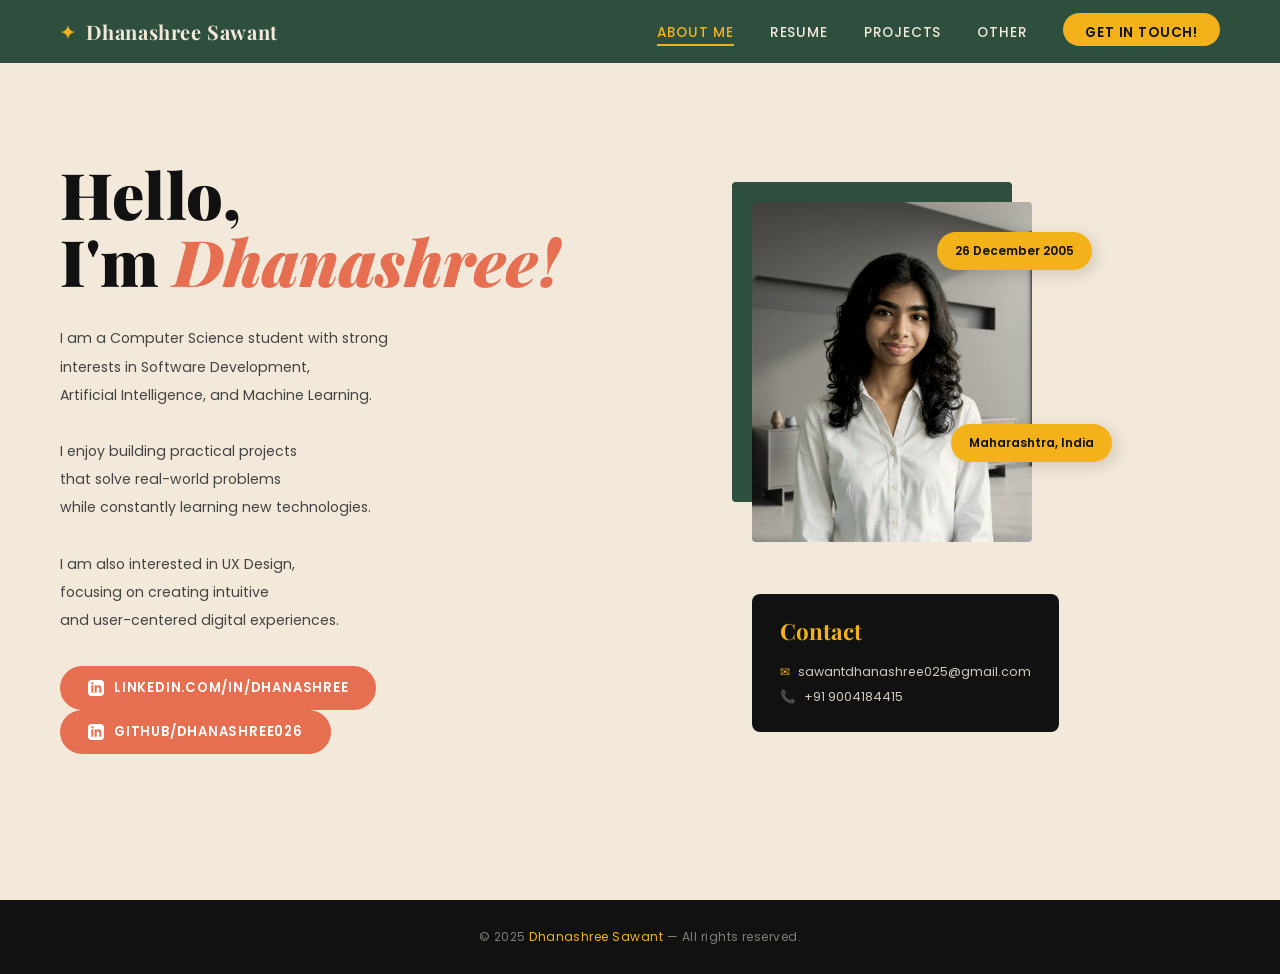
<file: about.html>
<!DOCTYPE html>
<html lang="en">
<head>
  <meta charset="UTF-8" />
  <meta name="viewport" content="width=device-width, initial-scale=1.0" />
  <title>About Me — Dhanashree Sawant</title>
  <link rel="stylesheet" href="css/style.css" />
</head>
<body>

  <div class="page-transition"></div>

  <!-- ===== NAVBAR ===== -->
  <nav class="navbar">
    <a href="about.html" class="nav-logo">
      <span class="star">✦</span> Dhanashree Sawant
    </a>
    <ul class="nav-links">
      <li><a href="about.html">About me</a></li>
      <li><a href="resume.html">Resume</a></li>
      <li><a href="projects.html">Projects</a></li>
      <li><a href="other.html">Other</a></li>
      <li><a href="about.html#contact" class="nav-cta">Get in touch!</a></li>
    </ul>
    <button class="hamburger" aria-label="Menu">
      <span></span><span></span><span></span>
    </button>
  </nav>

  <div class="mobile-menu">
    <a href="about.html">About me</a>
    <a href="resume.html">Resume</a>
    <a href="projects.html">Projects</a>
    <a href="other.html">Other</a>
    <a href="about.html#contact">Get in touch!</a>
  </div>

  <!-- ===== ABOUT PAGE ===== -->
  <div class="about-page" style="min-height:100vh;background:var(--cream);">

    <!-- About Hero -->
    <section class="about-hero">

      <!-- Left -->
      <div class="about-left reveal">
        <h1>Hello,<br>I'm <em>Dhanashree!</em></h1>

        <p>
          I am a Computer Science student with strong<br>
          interests in Software Development,<br>
          Artificial Intelligence, and Machine Learning.<br><br>
          I enjoy building practical projects<br>
          that solve real-world problems<br>
          while constantly learning new technologies.<br><br>
          I am also interested in UX Design,<br>
          focusing on creating intuitive<br>
          and user-centered digital experiences.
        </p>

        <a href="https://www.linkedin.com/in/dhanashree-sawant-5788b0368/" target="_blank" rel="noopener" class="btn-linkedin">
          <svg width="16" height="16" viewBox="0 0 24 24" fill="currentColor">
            <path d="M19 0h-14c-2.761 0-5 2.239-5 5v14c0 2.761 2.239 5 5 5h14c2.762 0 5-2.239 5-5v-14c0-2.761-2.238-5-5-5zm-11 19h-3v-11h3v11zm-1.5-12.268c-.966 0-1.75-.79-1.75-1.764s.784-1.764 1.75-1.764 1.75.79 1.75 1.764-.783 1.764-1.75 1.764zm13.5 12.268h-3v-5.604c0-3.368-4-3.113-4 0v5.604h-3v-11h3v1.765c1.396-2.586 7-2.777 7 2.476v6.759z"/>
          </svg>
          linkedin.com/in/Dhanashree
        </a>
        <a href="https://github.com/Dhanashree026" target="_blank" rel="noopener" class="btn-linkedin">
          <svg width="16" height="16" viewBox="0 0 24 24" fill="currentColor">
            <path d="M19 0h-14c-2.761 0-5 2.239-5 5v14c0 2.761 2.239 5 5 5h14c2.762 0 5-2.239 5-5v-14c0-2.761-2.238-5-5-5zm-11 19h-3v-11h3v11zm-1.5-12.268c-.966 0-1.75-.79-1.75-1.764s.784-1.764 1.75-1.764 1.75.79 1.75 1.764-.783 1.764-1.75 1.764zm13.5 12.268h-3v-5.604c0-3.368-4-3.113-4 0v5.604h-3v-11h3v1.765c1.396-2.586 7-2.777 7 2.476v6.759z"/>
          </svg>
          Github/Dhanashree026
        </a>
      </div>

      <!-- Right -->
      <div class="about-right reveal">
        <div style="position: relative; display: flex; flex-direction: column; align-items: flex-start; gap: 24px; padding-top: 20px; padding-right: 80px;">

          <div class="about-photo-wrap">
            <div class="about-photo-bg"></div>
            <img src="images/about3.jpeg" alt="Dhanashree Sawant" />

            <div class="info-tag dob">26 December 2005</div>
            <div class="info-tag location">Maharashtra, India</div>
          </div>

          <!-- Contact Card -->
          <div class="contact-card" id="contact">
            <h3>Contact</h3>
            <p><span class="icon">✉</span> sawantdhanashree025@gmail.com</p>
            <p><span class="icon">📞</span> +91 9004184415</p>
          </div>

        </div>
      </div>

    </section>

  </div>

  <!-- ===== FOOTER ===== -->
  <footer class="footer">
    <p>© 2025 <span>Dhanashree Sawant</span> — All rights reserved.</p>
  </footer>

  <script src="js/script.js"></script>
</body>
</html>
</file>
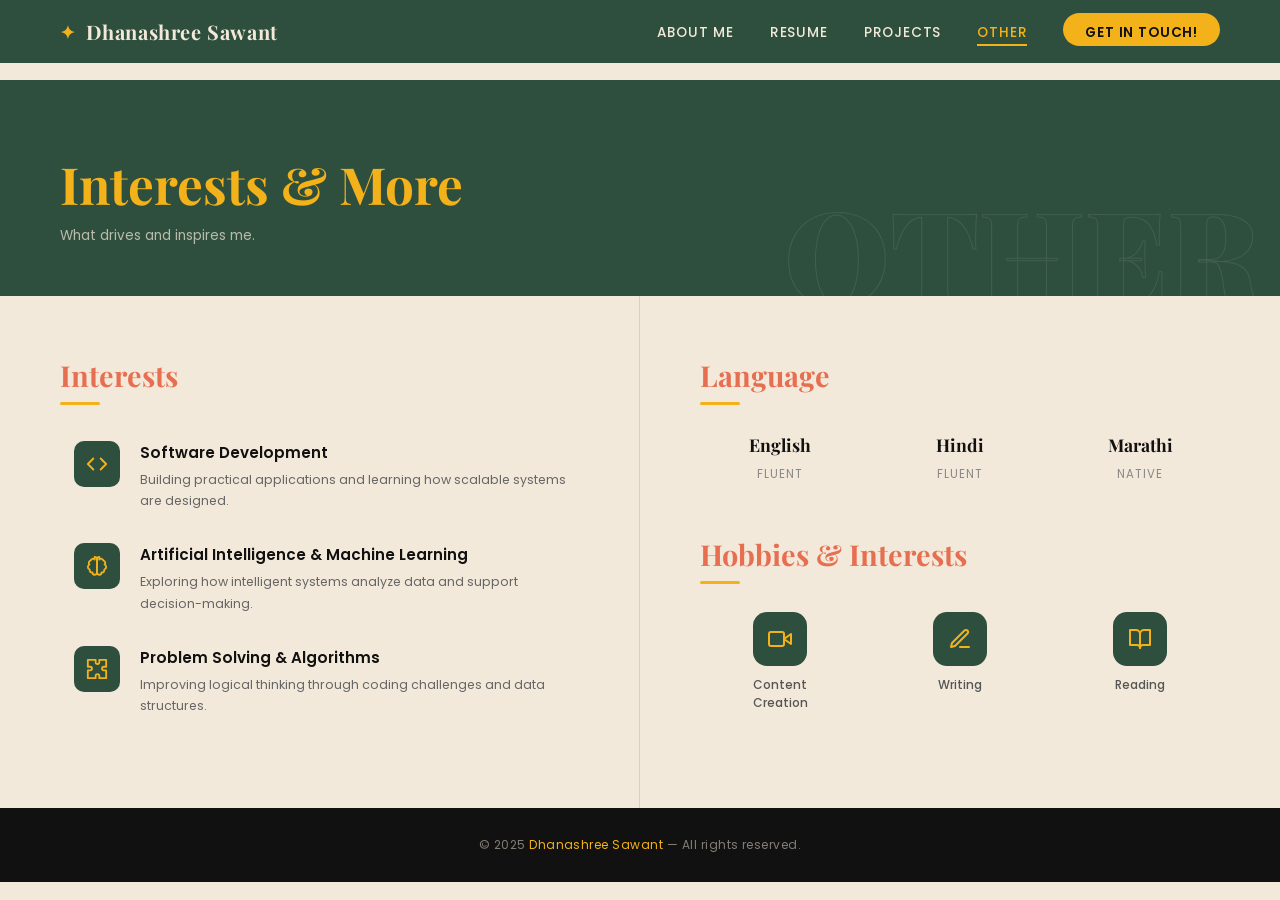
<file: other.html>
<!DOCTYPE html>
<html lang="en">
<head>
  <meta charset="UTF-8" />
  <meta name="viewport" content="width=device-width, initial-scale=1.0" />
  <title>Other — Dhanashree Sawant</title>
  <link rel="stylesheet" href="css/style.css" />
</head>
<body>

  <div class="page-transition"></div>

  <nav class="navbar">
    <a href="about.html" class="nav-logo">
      <span class="star">✦</span> Dhanashree Sawant
    </a>
    <ul class="nav-links">
      <li><a href="about.html">About me</a></li>
      <li><a href="resume.html">Resume</a></li>
      <li><a href="projects.html">Projects</a></li>
      <li><a href="other.html">Other</a></li>
      <li><a href="about.html#contact" class="nav-cta">Get in touch!</a></li>
    </ul>
    <button class="hamburger" aria-label="Menu">
      <span></span><span></span><span></span>
    </button>
  </nav>

  <div class="mobile-menu">
    <a href="about.html">About me</a>
    <a href="resume.html">Resume</a>
    <a href="projects.html">Projects</a>
    <a href="other.html">Other</a>
    <a href="about.html#contact">Get in touch!</a>
  </div>

  <div class="other-page">

    <!-- Header -->
    <div class="other-header reveal">
      <div class="other-header-bg">OTHER</div>
      <h1>Interests &amp; More</h1>
      <p>What drives and inspires me.</p>
    </div>

    <div class="other-grid">

      <!-- LEFT: Interests -->
      <div class="interests-section reveal">
        <h2>Interests</h2>

        <div class="interest-item">
          <div class="interest-icon-wrap">
            <!-- Code / software icon -->
            <svg width="22" height="22" viewBox="0 0 24 24" fill="none" stroke="currentColor" stroke-width="2" stroke-linecap="round" stroke-linejoin="round">
              <polyline points="16 18 22 12 16 6"></polyline>
              <polyline points="8 6 2 12 8 18"></polyline>
            </svg>
          </div>
          <div class="interest-content">
            <h4>Software Development</h4>
            <p>Building practical applications and learning how scalable systems are designed.</p>
          </div>
        </div>

        <div class="interest-item">
          <div class="interest-icon-wrap">
            <!-- AI brain/circuit icon -->
            <svg width="22" height="22" viewBox="0 0 24 24" fill="none" stroke="currentColor" stroke-width="2" stroke-linecap="round" stroke-linejoin="round">
              <path d="M9.5 2A2.5 2.5 0 0 1 12 4.5v15a2.5 2.5 0 0 1-4.96-.46 2.5 2.5 0 0 1-2.96-3.08 3 3 0 0 1-.34-5.58 2.5 2.5 0 0 1 1.32-4.24 2.5 2.5 0 0 1 4.44-1.14Z"></path>
              <path d="M14.5 2A2.5 2.5 0 0 0 12 4.5v15a2.5 2.5 0 0 0 4.96-.46 2.5 2.5 0 0 0 2.96-3.08 3 3 0 0 0 .34-5.58 2.5 2.5 0 0 0-1.32-4.24 2.5 2.5 0 0 0-4.44-1.14Z"></path>
            </svg>
          </div>
          <div class="interest-content">
            <h4>Artificial Intelligence &amp; Machine Learning</h4>
            <p>Exploring how intelligent systems analyze data and support decision-making.</p>
          </div>
        </div>

        <div class="interest-item">
          <div class="interest-icon-wrap">
            <!-- Puzzle / problem solving icon -->
            <svg width="22" height="22" viewBox="0 0 24 24" fill="none" stroke="currentColor" stroke-width="2" stroke-linecap="round" stroke-linejoin="round">
              <path d="M2 13.5V22h8.5v-2.5a2 2 0 1 1 4 0V22H22v-8.5h-2.5a2 2 0 1 1 0-4H22V2h-7.5v2.5a2 2 0 1 1-4 0V2H2v7.5h2.5a2 2 0 1 1 0 4Z"></path>
            </svg>
          </div>
          <div class="interest-content">
            <h4>Problem Solving &amp; Algorithms</h4>
            <p>Improving logical thinking through coding challenges and data structures.</p>
          </div>
        </div>

      </div>

      <!-- RIGHT: Languages + Hobbies -->
      <div class="lang-hobby-section reveal">

        <div class="lang-section">
          <h2>Language</h2>
          <div class="lang-grid">
            <div class="lang-item">
              <h4>English</h4>
              <span>Fluent</span>
            </div>
            <div class="lang-item">
              <h4>Hindi</h4>
              <span>Fluent</span>
            </div>
            <div class="lang-item">
              <h4>Marathi</h4>
              <span>Native</span>
            </div>
          </div>
        </div>

        <div class="hobby-section">
          <h2>Hobbies &amp; Interests</h2>
          <div class="hobby-grid">

            <!-- Content Creation -->
            <div class="hobby-item">
              <div class="hobby-icon">
                <svg width="24" height="24" viewBox="0 0 24 24" fill="none" stroke="currentColor" stroke-width="2" stroke-linecap="round" stroke-linejoin="round">
                  <polygon points="23 7 16 12 23 17 23 7"></polygon>
                  <rect x="1" y="5" width="15" height="14" rx="2" ry="2"></rect>
                </svg>
              </div>
              <span>Content<br>Creation</span>
            </div>

            <!-- Writing -->
            <div class="hobby-item">
              <div class="hobby-icon">
                <svg width="24" height="24" viewBox="0 0 24 24" fill="none" stroke="currentColor" stroke-width="2" stroke-linecap="round" stroke-linejoin="round">
                  <path d="M12 20h9"></path>
                  <path d="M16.5 3.5a2.121 2.121 0 0 1 3 3L7 19l-4 1 1-4 12.5-12.5z"></path>
                </svg>
              </div>
              <span>Writing</span>
            </div>

            <!-- Reading -->
            <div class="hobby-item">
              <div class="hobby-icon">
                <svg width="24" height="24" viewBox="0 0 24 24" fill="none" stroke="currentColor" stroke-width="2" stroke-linecap="round" stroke-linejoin="round">
                  <path d="M2 3h6a4 4 0 0 1 4 4v14a3 3 0 0 0-3-3H2z"></path>
                  <path d="M22 3h-6a4 4 0 0 0-4 4v14a3 3 0 0 1 3-3h7z"></path>
                </svg>
              </div>
              <span>Reading</span>
            </div>

          </div>
        </div>

      </div>

    </div>
  </div>

  <footer class="footer">
    <p>© 2025 <span>Dhanashree Sawant</span> — All rights reserved.</p>
  </footer>

  <script src="js/script.js"></script>
</body>
</html>
</file>
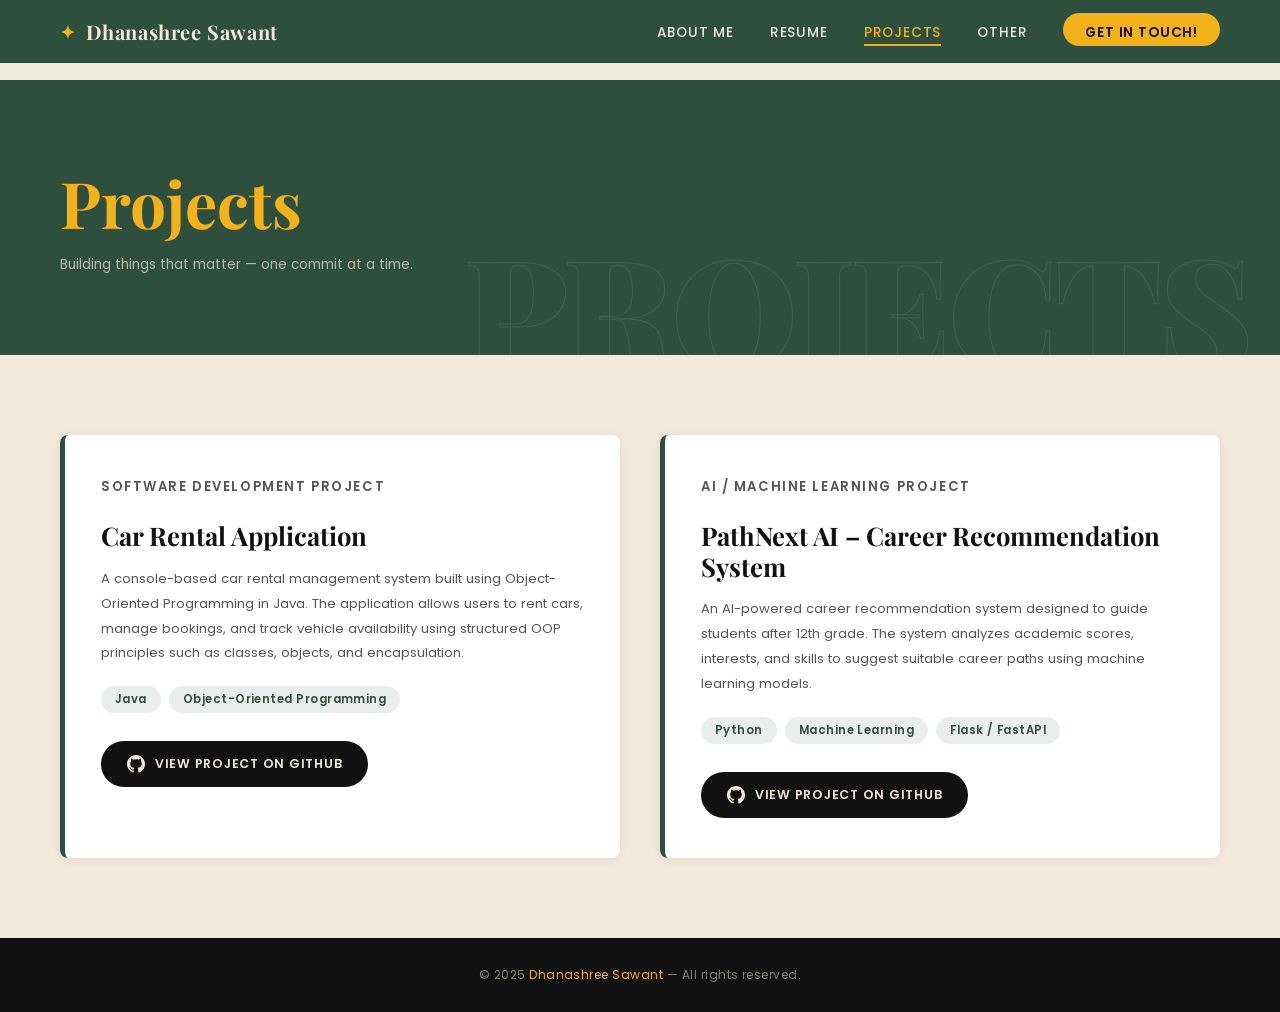
<file: projects.html>
<!DOCTYPE html>
<html lang="en">
<head>
  <meta charset="UTF-8" />
  <meta name="viewport" content="width=device-width, initial-scale=1.0" />
  <title>Projects — Dhanashree Sawant</title>
  <link rel="stylesheet" href="css/style.css" />
</head>
<body>

  <div class="page-transition"></div>

  <!-- ===== NAVBAR ===== -->
  <nav class="navbar">
    <a href="about.html" class="nav-logo">
      <span class="star">✦</span> Dhanashree Sawant
    </a>
    <ul class="nav-links">
      <li><a href="about.html">About me</a></li>
      <li><a href="resume.html">Resume</a></li>
      <li><a href="projects.html">Projects</a></li>
      <li><a href="other.html">Other</a></li>
      <li><a href="about.html#contact" class="nav-cta">Get in touch!</a></li>
    </ul>
    <button class="hamburger" aria-label="Menu">
      <span></span><span></span><span></span>
    </button>
  </nav>

  <div class="mobile-menu">
    <a href="about.html">About me</a>
    <a href="resume.html">Resume</a>
    <a href="projects.html">Projects</a>
    <a href="other.html">Other</a>
    <a href="about.html#contact">Get in touch!</a>
  </div>

  <!-- ===== PROJECTS PAGE ===== -->
  <div class="projects-page">

    <!-- Header -->
    <div class="projects-header reveal">
      <div class="projects-header-bg-text">PROJECTS</div>
      <h1>Projects</h1>
      <p>Building things that matter — one commit at a time.</p>
    </div>

    <!-- Projects Grid -->
    <div class="projects-grid">

      <!-- PROJECT 1 -->
      <div class="project-card reveal">
        <p class="project-type">Software Development Project</p>
        <h2>Car Rental Application</h2>
        <p>
          A console-based car rental management system built using Object-Oriented Programming in Java.
          The application allows users to rent cars, manage bookings, and track vehicle availability
          using structured OOP principles such as classes, objects, and encapsulation.
        </p>

        <div class="tech-stack">
          <span class="tech-pill">Java</span>
          <span class="tech-pill">Object-Oriented Programming</span>
        </div>

        <a href="https://github.com/Dhanashree026/car-rental-system-java" target="_blank" rel="noopener" class="btn-github">
          <svg class="github-icon" viewBox="0 0 24 24" xmlns="http://www.w3.org/2000/svg">
            <path d="M12 0C5.374 0 0 5.373 0 12c0 5.302 3.438 9.8 8.207 11.387.599.111.793-.261.793-.577v-2.234c-3.338.726-4.033-1.416-4.033-1.416-.546-1.387-1.333-1.756-1.333-1.756-1.089-.745.083-.729.083-.729 1.205.084 1.839 1.237 1.839 1.237 1.07 1.834 2.807 1.304 3.492.997.107-.775.418-1.305.762-1.604-2.665-.305-5.467-1.334-5.467-5.931 0-1.311.469-2.381 1.236-3.221-.124-.303-.535-1.524.117-3.176 0 0 1.008-.322 3.301 1.23A11.509 11.509 0 0112 5.803c1.02.005 2.047.138 3.006.404 2.291-1.552 3.297-1.23 3.297-1.23.653 1.653.242 2.874.118 3.176.77.84 1.235 1.911 1.235 3.221 0 4.609-2.807 5.624-5.479 5.921.43.372.823 1.102.823 2.222v3.293c0 .319.192.694.801.576C20.566 21.797 24 17.3 24 12c0-6.627-5.373-12-12-12z"/>
          </svg>
          View Project on GitHub
        </a>
      </div>

      <!-- PROJECT 2 -->
      <div class="project-card reveal">
        <p class="project-type">AI / Machine Learning Project</p>
        <h2>PathNext AI – Career Recommendation System</h2>
        <p>
          An AI-powered career recommendation system designed to guide students after 12th grade.
          The system analyzes academic scores, interests, and skills to suggest suitable career paths
          using machine learning models.
        </p>

        <div class="tech-stack">
          <span class="tech-pill">Python</span>
          <span class="tech-pill">Machine Learning</span>
          <span class="tech-pill">Flask / FastAPI</span>
        </div>

        <a href="https://github.com/nidhee21/PathNext-AI" target="_blank" rel="noopener" class="btn-github">
          <svg class="github-icon" viewBox="0 0 24 24" xmlns="http://www.w3.org/2000/svg">
            <path d="M12 0C5.374 0 0 5.373 0 12c0 5.302 3.438 9.8 8.207 11.387.599.111.793-.261.793-.577v-2.234c-3.338.726-4.033-1.416-4.033-1.416-.546-1.387-1.333-1.756-1.333-1.756-1.089-.745.083-.729.083-.729 1.205.084 1.839 1.237 1.839 1.237 1.07 1.834 2.807 1.304 3.492.997.107-.775.418-1.305.762-1.604-2.665-.305-5.467-1.334-5.467-5.931 0-1.311.469-2.381 1.236-3.221-.124-.303-.535-1.524.117-3.176 0 0 1.008-.322 3.301 1.23A11.509 11.509 0 0112 5.803c1.02.005 2.047.138 3.006.404 2.291-1.552 3.297-1.23 3.297-1.23.653 1.653.242 2.874.118 3.176.77.84 1.235 1.911 1.235 3.221 0 4.609-2.807 5.624-5.479 5.921.43.372.823 1.102.823 2.222v3.293c0 .319.192.694.801.576C20.566 21.797 24 17.3 24 12c0-6.627-5.373-12-12-12z"/>
          </svg>
          View Project on GitHub
        </a>
      </div>

    </div>
  </div>

  <!-- ===== FOOTER ===== -->
  <footer class="footer">
    <p>© 2025 <span>Dhanashree Sawant</span> — All rights reserved.</p>
  </footer>

  <script src="js/script.js"></script>
</body>
</html>
</file>
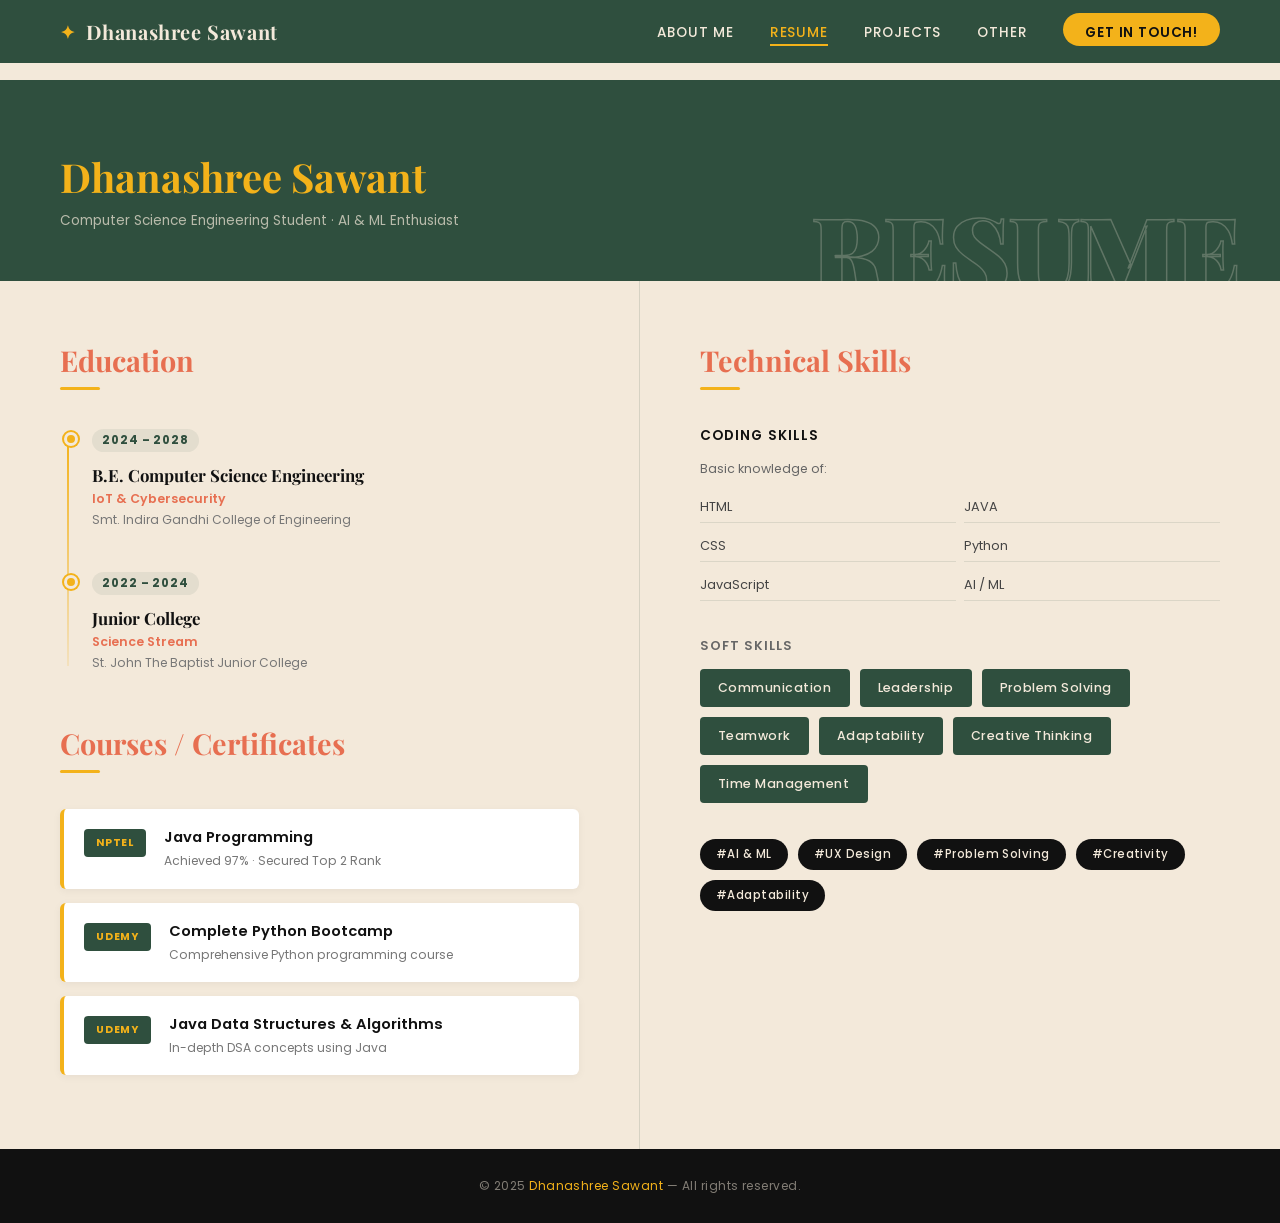
<file: resume.html>
<!DOCTYPE html>
<html lang="en">
<head>
  <meta charset="UTF-8" />
  <meta name="viewport" content="width=device-width, initial-scale=1.0" />
  <title>Resume — Dhanashree Sawant</title>
  <link rel="stylesheet" href="css/style.css" />
</head>
<body>

  <div class="page-transition"></div>

  <nav class="navbar">
    <a href="about.html" class="nav-logo">
      <span class="star">✦</span> Dhanashree Sawant
    </a>
    <ul class="nav-links">
      <li><a href="about.html">About me</a></li>
      <li><a href="resume.html">Resume</a></li>
      <li><a href="projects.html">Projects</a></li>
      <li><a href="other.html">Other</a></li>
      <li><a href="about.html#contact" class="nav-cta">Get in touch!</a></li>
    </ul>
    <button class="hamburger" aria-label="Menu">
      <span></span><span></span><span></span>
    </button>
  </nav>

  <div class="mobile-menu">
    <a href="about.html">About me</a>
    <a href="resume.html">Resume</a>
    <a href="projects.html">Projects</a>
    <a href="other.html">Other</a>
    <a href="about.html#contact">Get in touch!</a>
  </div>

  <div class="resume-page">

    <div class="resume-header reveal">
      <h1>RESUME</h1>
      <div class="resume-header-content">
        <h2>Dhanashree Sawant</h2>
        <p>Computer Science Engineering Student · AI &amp; ML Enthusiast</p>
      </div>
    </div>

    <div class="resume-grid">

      <!-- LEFT COLUMN -->
      <div class="resume-col">

        <!-- Education Timeline -->
        <div class="reveal">
          <h2 class="resume-section-title">Education</h2>
          <div class="edu-timeline">

            <div class="edu-timeline-item">
              <div class="edu-dot"></div>
              <div class="edu-connector"></div>
              <div class="edu-content">
                <span class="edu-year">2024 – 2028</span>
                <h4>B.E. Computer Science Engineering</h4>
                <p class="edu-spec">IoT &amp; Cybersecurity</p>
                <p class="edu-school">Smt. Indira Gandhi College of Engineering</p>
              </div>
            </div>

            <div class="edu-timeline-item last">
              <div class="edu-dot"></div>
              <div class="edu-content">
                <span class="edu-year">2022 – 2024</span>
                <h4>Junior College</h4>
                <p class="edu-spec">Science Stream</p>
                <p class="edu-school">St. John The Baptist Junior College</p>
              </div>
            </div>

          </div>
        </div>

        <!-- Courses / Certificates -->
        <div class="reveal" style="margin-top:48px;">
          <h2 class="resume-section-title">Courses / Certificates</h2>

          <div class="cert-card">
            <div class="cert-badge">NPTEL</div>
            <div class="cert-info">
              <h4>Java Programming</h4>
              <p>Achieved 97% · Secured Top 2 Rank</p>
            </div>
          </div>

          <div class="cert-card">
            <div class="cert-badge">Udemy</div>
            <div class="cert-info">
              <h4>Complete Python Bootcamp</h4>
              <p>Comprehensive Python programming course</p>
            </div>
          </div>

          <div class="cert-card">
            <div class="cert-badge">Udemy</div>
            <div class="cert-info">
              <h4>Java Data Structures &amp; Algorithms</h4>
              <p>In-depth DSA concepts using Java</p>
            </div>
          </div>

        </div>
      </div>

      <!-- RIGHT COLUMN -->
      <div class="resume-col reveal">

        <h2 class="resume-section-title">Technical Skills</h2>

        <!-- Coding Skills directly under heading -->
        <div class="coding-skills">
          <h4>Coding Skills</h4>
          <p style="font-size:0.78rem;color:#666;margin-bottom:14px;">Basic knowledge of:</p>
          <div class="coding-grid">
            <span class="code-item">HTML</span>
            <span class="code-item">JAVA</span>
            <span class="code-item">CSS</span>
            <span class="code-item">Python</span>
            <span class="code-item">JavaScript</span>
            <span class="code-item">AI / ML</span>
          </div>
        </div>

        <!-- Soft Skills below coding -->
        <div style="margin-top:36px;">
          <p style="font-size:0.8rem;color:#666;margin-bottom:14px;text-transform:uppercase;letter-spacing:0.08em;font-weight:600;">Soft Skills</p>
          <div class="skill-boxes">
            <span class="skill-box">Communication</span>
            <span class="skill-box">Leadership</span>
            <span class="skill-box">Problem Solving</span>
            <span class="skill-box">Teamwork</span>
            <span class="skill-box">Adaptability</span>
            <span class="skill-box">Creative Thinking</span>
            <span class="skill-box">Time Management</span>
          </div>
        </div>

        <div class="tag-list" style="margin-top:36px;">
          <span class="tag">#AI &amp; ML</span>
          <span class="tag">#UX Design</span>
          <span class="tag">#Problem Solving</span>
          <span class="tag">#Creativity</span>
          <span class="tag">#Adaptability</span>
        </div>

      </div>
    </div>

  </div>

  <footer class="footer">
    <p>© 2025 <span>Dhanashree Sawant</span> — All rights reserved.</p>
  </footer>

  <script src="js/script.js"></script>
</body>
</html>
</file>
<file: css/style.css>
/* ===================================
   PORTFOLIO — DHANASHREE SAWANT
   style.css
=================================== */

/* ---------- Google Fonts ---------- */
@import url('https://fonts.googleapis.com/css2?family=Playfair+Display:ital,wght@0,400;0,700;0,900;1,400;1,700&family=Poppins:wght@300;400;500;600&display=swap');

/* ---------- CSS Variables ---------- */
:root {
  --green:   #2F4F3E;
  --cream:   #F3E9DA;
  --yellow:  #F3B21A;
  --orange:  #E76F51;
  --dark:    #111111;
  --white:   #ffffff;
  --font-head: 'Playfair Display', serif;
  --font-body: 'Poppins', sans-serif;
  --transition: 0.3s ease;
}

/* ---------- Reset & Base ---------- */
*, *::before, *::after { box-sizing: border-box; margin: 0; padding: 0; }

html { scroll-behavior: smooth; }

body {
  font-family: var(--font-body);
  background: var(--cream);
  color: var(--dark);
  overflow-x: hidden;
}

a { text-decoration: none; color: inherit; }
ul { list-style: none; }
img { display: block; max-width: 100%; }

/* ---------- Page Transition ---------- */
.page-transition {
  position: fixed;
  top: 0; left: 0;
  width: 100%; height: 100%;
  background: var(--green);
  z-index: 9999;
  transform: translateY(-100%);
  pointer-events: none;
}
.page-transition.active { animation: slideDown 0.5s ease forwards; }
.page-transition.exit   { animation: slideUp  0.5s ease forwards; }

@keyframes slideDown {
  from { transform: translateY(-100%); }
  to   { transform: translateY(0); }
}
@keyframes slideUp {
  from { transform: translateY(0); }
  to   { transform: translateY(100%); }
}

/* ===================================
   NAVBAR
=================================== */
.navbar {
  position: fixed;
  top: 0; left: 0;
  width: 100%;
  z-index: 1000;
  display: flex;
  justify-content: space-between;
  align-items: center;
  padding: 18px 60px;
  background: var(--green);
  transition: box-shadow var(--transition);
}

.navbar.scrolled {
  box-shadow: 0 4px 24px rgba(0,0,0,0.25);
}

.nav-logo {
  font-family: var(--font-head);
  font-size: 1.25rem;
  font-weight: 700;
  color: var(--cream);
  display: flex;
  align-items: center;
  gap: 10px;
  letter-spacing: 0.03em;
}

.nav-logo .star {
  color: var(--yellow);
  font-size: 1.1rem;
}

.nav-links {
  display: flex;
  align-items: center;
  gap: 36px;
}

.nav-links a {
  font-family: var(--font-body);
  font-size: 0.85rem;
  font-weight: 500;
  color: var(--cream);
  letter-spacing: 0.06em;
  text-transform: uppercase;
  position: relative;
  padding-bottom: 4px;
  transition: color var(--transition);
}

.nav-links a::after {
  content: '';
  position: absolute;
  bottom: 0; left: 0;
  width: 0; height: 2px;
  background: var(--yellow);
  transition: width var(--transition);
}

.nav-links a:hover       { color: var(--yellow); }
.nav-links a:hover::after { width: 100%; }
.nav-links a.active       { color: var(--yellow); }
.nav-links a.active::after { width: 100%; }

.nav-cta {
  background: var(--yellow);
  color: var(--dark) !important;
  font-weight: 600 !important;
  padding: 10px 22px;
  border-radius: 30px;
  transition: background var(--transition), transform var(--transition) !important;
}

.nav-cta:hover {
  background: var(--orange) !important;
  transform: scale(1.04);
}

.nav-cta::after { display: none !important; }

/* Hamburger */
.hamburger {
  display: none;
  flex-direction: column;
  gap: 5px;
  cursor: pointer;
  background: none;
  border: none;
  padding: 4px;
}
.hamburger span {
  display: block;
  width: 24px; height: 2px;
  background: var(--cream);
  border-radius: 2px;
  transition: var(--transition);
}

/* ===================================
   SCROLL REVEAL
=================================== */
.reveal {
  opacity: 0;
  transform: translateY(40px);
  transition: opacity 0.7s ease, transform 0.7s ease;
}
.reveal.visible {
  opacity: 1;
  transform: translateY(0);
}

/* ===================================
   PAGE 1 — LANDING (index.html)
=================================== */
.hero {
  min-height: 100vh;
  background: var(--green);
  display: grid;
  grid-template-columns: 1fr 1fr;
  padding-top: 80px;
  overflow: hidden;
  position: relative;
}

/* Left: image panel */
.hero-img-panel {
  position: relative;
  display: flex;
  align-items: flex-end;
  overflow: hidden;
}

.hero-img-panel img {
  width: 100%;
  height: 100%;
  object-fit: cover;
  object-position: center top;
  filter: brightness(0.75) contrast(1.1) saturate(0.85) sepia(0.18);
  transition: transform 0.5s ease;
}

.hero-img-panel:hover img { transform: scale(1.03); }

.hero-img-overlay {
  position: absolute;
  inset: 0;
  background: linear-gradient(
    135deg,
    rgba(47,79,62,0.45) 0%,
    rgba(231,111,81,0.22) 60%,
    rgba(47,79,62,0.5) 100%
  );
  mix-blend-mode: multiply;
}

/* Grain texture overlay */
.hero-img-panel::after {
  content: '';
  position: absolute;
  inset: 0;
  background-image: url("data:image/svg+xml,%3Csvg viewBox='0 0 200 200' xmlns='http://www.w3.org/2000/svg'%3E%3Cfilter id='n'%3E%3CfeTurbulence type='fractalNoise' baseFrequency='0.75' numOctaves='4' stitchTiles='stitch'/%3E%3C/filter%3E%3Crect width='100%25' height='100%25' filter='url(%23n)' opacity='0.08'/%3E%3C/svg%3E");
  opacity: 0.35;
  pointer-events: none;
}

.hero-bio {
  position: absolute;
  bottom: 40px; left: 30px;
  max-width: 260px;
}

.hero-bio p {
  font-size: 0.72rem;
  font-weight: 300;
  color: rgba(243,233,218,0.85);
  line-height: 1.8;
  letter-spacing: 0.02em;
}

/* Right: text panel */
.hero-text-panel {
  display: flex;
  flex-direction: column;
  justify-content: center;
  padding: 60px 50px 60px 40px;
  position: relative;
  overflow: hidden;
}

/* Stacked "DHANASHREE SAWANT" editorial text */
.hero-name-stack {
  position: relative;
  margin-bottom: 28px;
}

.hero-name-line {
  display: block;
  font-family: var(--font-head);
  font-weight: 900;
  line-height: 1;
  letter-spacing: -0.02em;
  color: var(--cream);
  font-size: clamp(3.5rem, 6vw, 7rem);
  white-space: nowrap;
}

.hero-name-line.outline {
  color: transparent;
  -webkit-text-stroke: 1.5px var(--yellow);
  font-size: clamp(2.8rem, 5vw, 5.5rem);
  margin-top: 4px;
}

.hero-name-line.small-outline {
  color: transparent;
  -webkit-text-stroke: 1px rgba(243,233,218,0.4);
  font-size: clamp(2rem, 3.5vw, 4rem);
  margin-top: 4px;
}

.hero-spark {
  position: absolute;
  color: var(--yellow);
  font-size: 1.5rem;
}
.hero-spark.top-left  { top: -10px; left: -20px; }
.hero-spark.mid-right { top: 40%;  right: 0px; font-size: 2rem; }

.hero-intro {
  font-size: 0.85rem;
  font-weight: 300;
  color: rgba(243,233,218,0.8);
  line-height: 2;
  max-width: 320px;
  margin-bottom: 36px;
}

.hero-social {
  display: flex;
  flex-direction: column;
  gap: 8px;
}

.hero-social-item {
  font-size: 0.8rem;
  font-weight: 500;
  color: rgba(243,233,218,0.7);
  letter-spacing: 0.06em;
  display: flex;
  align-items: center;
  gap: 10px;
  transition: color var(--transition);
}

.hero-social-item span.label {
  color: var(--yellow);
  font-weight: 600;
  font-size: 0.7rem;
  text-transform: uppercase;
  letter-spacing: 0.1em;
  min-width: 60px;
}

.hero-social-item:hover { color: var(--cream); }

/* ===================================
   PAGE 2 — ABOUT (about.html)
=================================== */
.about-page {
  padding-top: 80px;
  background: var(--cream);
}

.about-hero {
  display: grid;
  grid-template-columns: 1fr 1fr;
  min-height: 70vh;
  padding: 80px 60px;
  gap: 60px;
  align-items: center;
}

.about-left h1 {
  font-family: var(--font-head);
  font-size: clamp(3rem, 5vw, 5.5rem);
  font-weight: 900;
  line-height: 1.05;
  color: var(--dark);
  margin-bottom: 30px;
}

.about-left h1 em {
  color: var(--orange);
  font-style: italic;
}

.about-left p {
  font-size: 0.88rem;
  line-height: 2;
  color: #444;
  max-width: 380px;
  margin-bottom: 32px;
}

.btn-linkedin {
  display: inline-flex;
  align-items: center;
  gap: 10px;
  background: var(--orange);
  color: var(--white);
  font-family: var(--font-body);
  font-size: 0.82rem;
  font-weight: 600;
  letter-spacing: 0.06em;
  text-transform: uppercase;
  padding: 12px 28px;
  border-radius: 30px;
  transition: background var(--transition), transform var(--transition);
}

.btn-linkedin:hover {
  background: var(--dark);
  transform: translateY(-2px);
}

.about-right {
  position: relative;
  display: flex;
  justify-content: center;
  align-items: flex-start;
}

.about-photo-wrap {
  position: relative;
  width: 280px;
}

.about-photo-bg {
  position: absolute;
  top: -20px; left: -20px;
  width: 280px; height: 320px;
  background: var(--green);
  border-radius: 4px;
  z-index: 0;
}

.about-photo-wrap img {
  position: relative;
  z-index: 1;
  width: 280px;
  height: 340px;
  object-fit: cover;
  object-position: center top;
  filter: brightness(0.92) contrast(1.08) saturate(0.9) sepia(0.12);
  border-radius: 4px;
  transition: transform 0.4s ease;
}

.about-photo-wrap:hover img { transform: scale(1.03); }

/* Yellow info tags */
.info-tag {
  position: absolute;
  background: var(--yellow);
  color: var(--dark);
  font-family: var(--font-body);
  font-size: 0.75rem;
  font-weight: 600;
  padding: 10px 18px;
  border-radius: 30px;
  z-index: 2;
  white-space: nowrap;
  box-shadow: 4px 4px 16px rgba(0,0,0,0.15);
}

.info-tag.dob      { top: 30px;  right: -60px; }
.info-tag.location { bottom: 80px; right: -80px; }

/* Contact card */
.contact-card {
  position: relative;
  z-index: 2;
  margin-top: 28px;
  background: var(--dark);
  color: var(--cream);
  border-radius: 8px;
  padding: 22px 28px;
  min-width: 240px;
}

.contact-card h3 {
  font-family: var(--font-head);
  font-size: 1.4rem;
  margin-bottom: 14px;
  color: var(--yellow);
}

.contact-card p {
  font-size: 0.78rem;
  line-height: 2;
  color: rgba(243,233,218,0.85);
  display: flex;
  align-items: center;
  gap: 8px;
}

.contact-card p .icon { color: var(--yellow); }

/* ===================================
   PAGE 3 — RESUME (resume.html)
=================================== */
.resume-page {
  padding-top: 80px;
  background: var(--cream);
}

.resume-header {
  background: var(--green);
  padding: 70px 60px 50px;
  position: relative;
  overflow: hidden;
}

.resume-header h1 {
  font-family: var(--font-head);
  font-size: clamp(4rem, 8vw, 10rem);
  font-weight: 900;
  color: transparent;
  -webkit-text-stroke: 1.5px rgba(243,233,218,0.25);
  letter-spacing: -0.02em;
  line-height: 1;
  user-select: none;
  position: absolute;
  bottom: -20px; right: 40px;
}

.resume-header-content {
  position: relative;
  z-index: 1;
}

.resume-header-content h2 {
  font-family: var(--font-head);
  font-size: 2.5rem;
  color: var(--yellow);
  margin-bottom: 8px;
}

.resume-header-content p {
  font-size: 0.85rem;
  color: rgba(243,233,218,0.7);
}

/* Resume grid */
.resume-grid {
  display: grid;
  grid-template-columns: 1fr 1fr;
  gap: 0;
  padding: 0;
}

.resume-col {
  padding: 60px;
}

.resume-col:first-child {
  border-right: 1px solid rgba(47,79,62,0.15);
}

.resume-section-title {
  font-family: var(--font-head);
  font-size: 1.8rem;
  font-weight: 700;
  color: var(--orange);
  margin-bottom: 36px;
  position: relative;
}

.resume-section-title::after {
  content: '';
  display: block;
  width: 40px; height: 3px;
  background: var(--yellow);
  margin-top: 8px;
  border-radius: 2px;
}

/* Timeline items */
.timeline { position: relative; }

.timeline-item {
  display: flex;
  gap: 20px;
  margin-bottom: 36px;
  position: relative;
  padding-left: 16px;
}

.timeline-item::before {
  content: '◆';
  position: absolute;
  left: -8px;
  top: 4px;
  color: var(--yellow);
  font-size: 0.8rem;
}

.timeline-year {
  font-size: 0.75rem;
  font-weight: 600;
  color: var(--green);
  white-space: nowrap;
  min-width: 90px;
  padding-top: 3px;
  letter-spacing: 0.04em;
}

.timeline-content h4 {
  font-family: var(--font-head);
  font-size: 1rem;
  font-weight: 700;
  color: var(--dark);
  margin-bottom: 4px;
}

.timeline-content p {
  font-size: 0.78rem;
  color: #666;
  line-height: 1.7;
}

/* Experience box (courses) */
.exp-box {
  background: var(--yellow);
  padding: 30px;
  border-radius: 4px;
  margin-top: 10px;
}

.exp-box .resume-section-title { color: var(--dark); }

.exp-item {
  display: flex;
  gap: 16px;
  margin-bottom: 28px;
  padding-left: 16px;
  position: relative;
}

.exp-item::before {
  content: '◆';
  position: absolute;
  left: -2px; top: 4px;
  color: var(--dark);
  font-size: 0.7rem;
}

.exp-item-year {
  font-size: 0.72rem;
  font-weight: 600;
  color: rgba(0,0,0,0.6);
  min-width: 80px;
  padding-top: 2px;
}

.exp-item-content h4 {
  font-size: 0.95rem;
  font-weight: 600;
  color: var(--dark);
  margin-bottom: 3px;
}

.exp-item-content p {
  font-size: 0.76rem;
  color: rgba(0,0,0,0.65);
  line-height: 1.6;
}

/* Tag chips */
.tag-list {
  display: flex;
  flex-wrap: wrap;
  gap: 10px;
  margin-top: 12px;
}

.tag {
  background: var(--dark);
  color: var(--cream);
  font-size: 0.72rem;
  font-weight: 500;
  padding: 7px 16px;
  border-radius: 30px;
  letter-spacing: 0.04em;
}

/* Skills boxes */
.skill-boxes {
  display: flex;
  flex-wrap: wrap;
  gap: 10px;
  margin-bottom: 24px;
}

.skill-box {
  background: var(--green);
  color: var(--cream);
  font-size: 0.78rem;
  font-weight: 500;
  padding: 10px 18px;
  border-radius: 4px;
  letter-spacing: 0.04em;
  transition: background var(--transition), transform var(--transition);
}

.skill-box:hover {
  background: var(--orange);
  transform: translateY(-2px);
}

.coding-skills {
  margin-top: 24px;
}

.coding-skills h4 {
  font-size: 0.85rem;
  font-weight: 600;
  color: var(--dark);
  margin-bottom: 14px;
  text-transform: uppercase;
  letter-spacing: 0.08em;
}

.coding-grid {
  display: grid;
  grid-template-columns: repeat(2, 1fr);
  gap: 8px;
}

.code-item {
  font-size: 0.8rem;
  color: #444;
  padding: 6px 0;
  border-bottom: 1px solid rgba(47,79,62,0.12);
}

/* ===================================
   PAGE 4 — PROJECTS (projects.html)
=================================== */
.projects-page {
  padding-top: 80px;
  background: var(--cream);
}

.projects-header {
  background: var(--green);
  padding: 80px 60px;
  position: relative;
  overflow: hidden;
}

.projects-header-bg-text {
  position: absolute;
  bottom: -30px; right: 30px;
  font-family: var(--font-head);
  font-size: clamp(5rem, 12vw, 12rem);
  font-weight: 900;
  color: transparent;
  -webkit-text-stroke: 1px rgba(243,233,218,0.1);
  letter-spacing: -0.02em;
  user-select: none;
  line-height: 1;
}

.projects-header h1 {
  font-family: var(--font-head);
  font-size: clamp(2.5rem, 5vw, 4rem);
  color: var(--yellow);
  position: relative;
  z-index: 1;
}

.projects-header p {
  font-size: 0.85rem;
  color: rgba(243,233,218,0.7);
  margin-top: 10px;
  position: relative;
  z-index: 1;
}

.projects-grid {
  display: grid;
  grid-template-columns: 1fr 1fr;
  gap: 40px;
  padding: 80px 60px;
}

.project-card {
  background: var(--white);
  border-radius: 8px;
  padding: 40px 36px;
  border-left: 5px solid var(--green);
  box-shadow: 0 2px 12px rgba(0,0,0,0.06);
  transition: transform var(--transition), box-shadow var(--transition), border-color var(--transition), background var(--transition);
  position: relative;
  overflow: hidden;
}

.project-card::before {
  content: '';
  position: absolute;
  top: 0; left: 0;
  width: 100%; height: 4px;
  background: var(--yellow);
  transform: scaleX(0);
  transform-origin: left;
  transition: transform var(--transition);
}

.project-card:hover {
  transform: translateY(-6px);
  box-shadow: 0 12px 40px rgba(47,79,62,0.18);
  background: #fdfaf6;
  border-color: var(--yellow);
}

.project-card:hover::before { transform: scaleX(1); }

.project-type {
  font-size: 0.68rem;
  font-weight: 600;
  text-transform: uppercase;
  letter-spacing: 0.12em;
  color: var(--orange);
  margin-bottom: 12px;
}

.project-card h2 {
  font-family: var(--font-head);
  font-size: 1.6rem;
  font-weight: 700;
  color: var(--dark);
  margin-bottom: 16px;
  line-height: 1.2;
}

.project-card p {
  font-size: 0.82rem;
  line-height: 1.9;
  color: #555;
  margin-bottom: 20px;
}

.tech-stack {
  display: flex;
  flex-wrap: wrap;
  gap: 8px;
  margin-bottom: 28px;
}

.tech-pill {
  background: rgba(47,79,62,0.1);
  color: var(--green);
  font-size: 0.72rem;
  font-weight: 600;
  padding: 5px 14px;
  border-radius: 30px;
  letter-spacing: 0.04em;
}

.btn-github {
  display: inline-flex;
  align-items: center;
  gap: 10px;
  background: var(--dark);
  color: var(--cream);
  font-size: 0.78rem;
  font-weight: 600;
  letter-spacing: 0.06em;
  text-transform: uppercase;
  padding: 12px 24px;
  border-radius: 30px;
  border: 2px solid var(--dark);
  transition: background var(--transition), color var(--transition), transform var(--transition);
}

.btn-github:hover {
  background: var(--yellow);
  color: var(--dark);
  border-color: var(--yellow);
  transform: translateY(-2px);
}

.github-icon {
  width: 18px; height: 18px;
  fill: currentColor;
}

/* ===================================
   PAGE 5 — OTHER (other.html)
=================================== */
.other-page {
  padding-top: 80px;
  background: var(--cream);
}

.other-header {
  background: var(--green);
  padding: 70px 60px 50px;
  position: relative;
  overflow: hidden;
}

.other-header-bg {
  position: absolute;
  bottom: -20px; right: 20px;
  font-family: var(--font-head);
  font-size: clamp(4rem, 10vw, 10rem);
  font-weight: 900;
  color: transparent;
  -webkit-text-stroke: 1px rgba(243,233,218,0.1);
  user-select: none;
  line-height: 1;
}

.other-header h1 {
  font-family: var(--font-head);
  font-size: clamp(2.5rem, 4vw, 3.5rem);
  color: var(--yellow);
  position: relative;
  z-index: 1;
}

.other-header p {
  color: rgba(243,233,218,0.7);
  font-size: 0.85rem;
  margin-top: 8px;
  position: relative;
  z-index: 1;
}

.other-grid {
  display: grid;
  grid-template-columns: 1fr 1fr;
  padding: 0;
}

/* Interests */
.interests-section {
  padding: 60px;
  border-right: 1px solid rgba(47,79,62,0.15);
}

.interests-section h2 {
  font-family: var(--font-head);
  font-size: 1.8rem;
  font-weight: 700;
  color: var(--orange);
  margin-bottom: 36px;
}

.interests-section h2::after {
  content: '';
  display: block;
  width: 40px; height: 3px;
  background: var(--yellow);
  margin-top: 8px;
  border-radius: 2px;
}

.interest-item {
  display: flex;
  gap: 16px;
  margin-bottom: 28px;
  padding-left: 14px;
  position: relative;
}

.interest-item::before {
  content: '◆';
  position: absolute;
  left: -4px; top: 4px;
  color: var(--yellow);
  font-size: 0.75rem;
}

.interest-year {
  font-size: 0.72rem;
  font-weight: 600;
  color: var(--green);
  min-width: 20px;
  padding-top: 2px;
}

.interest-content h4 {
  font-size: 0.95rem;
  font-weight: 600;
  color: var(--dark);
  margin-bottom: 4px;
}

.interest-content p {
  font-size: 0.78rem;
  color: #666;
  line-height: 1.7;
}

/* Languages & Hobbies */
.lang-hobby-section {
  padding: 60px;
}

.lang-section h2,
.hobby-section h2 {
  font-family: var(--font-head);
  font-size: 1.8rem;
  color: var(--orange);
  margin-bottom: 28px;
}

.lang-section h2::after,
.hobby-section h2::after {
  content: '';
  display: block;
  width: 40px; height: 3px;
  background: var(--yellow);
  margin-top: 8px;
  border-radius: 2px;
}

.lang-grid {
  display: grid;
  grid-template-columns: repeat(3, 1fr);
  gap: 20px;
  margin-bottom: 50px;
}

.lang-item {
  text-align: center;
}

.lang-item h4 {
  font-family: var(--font-head);
  font-size: 1.1rem;
  color: var(--dark);
  margin-bottom: 4px;
}

.lang-item span {
  font-size: 0.72rem;
  color: #888;
  text-transform: uppercase;
  letter-spacing: 0.08em;
}

.hobby-grid {
  display: grid;
  grid-template-columns: repeat(3, 1fr);
  gap: 20px;
}

.hobby-item {
  display: flex;
  flex-direction: column;
  align-items: center;
  gap: 10px;
  text-align: center;
}

.hobby-icon {
  width: 50px; height: 50px;
  background: var(--green);
  color: var(--yellow);
  border-radius: 50%;
  display: flex;
  align-items: center;
  justify-content: center;
  font-size: 1.3rem;
  transition: background var(--transition), transform var(--transition);
}

.hobby-item:hover .hobby-icon {
  background: var(--orange);
  transform: scale(1.1);
}

.hobby-item span {
  font-size: 0.75rem;
  color: #555;
  font-weight: 500;
}

/* ===================================
   EDUCATION TIMELINE
=================================== */
.edu-timeline {
  position: relative;
  padding-left: 28px;
}

.edu-timeline::before {
  content: '';
  position: absolute;
  left: 7px;
  top: 10px;
  bottom: 10px;
  width: 2px;
  background: linear-gradient(to bottom, var(--yellow), rgba(243,178,26,0.15));
}

.edu-timeline-item {
  position: relative;
  margin-bottom: 36px;
  padding-bottom: 4px;
}

.edu-timeline-item.last { margin-bottom: 0; }

.edu-dot {
  position: absolute;
  left: -24px;
  top: 6px;
  width: 14px; height: 14px;
  background: var(--yellow);
  border-radius: 50%;
  border: 3px solid var(--cream);
  box-shadow: 0 0 0 2px var(--yellow);
  z-index: 1;
}

.edu-content {
  padding-left: 4px;
}

.edu-year {
  display: inline-block;
  font-size: 0.72rem;
  font-weight: 700;
  color: var(--green);
  text-transform: uppercase;
  letter-spacing: 0.08em;
  margin-bottom: 6px;
  background: rgba(47,79,62,0.08);
  padding: 3px 10px;
  border-radius: 20px;
}

.edu-content h4 {
  font-family: var(--font-head);
  font-size: 1.05rem;
  font-weight: 700;
  color: var(--dark);
  margin-bottom: 4px;
  margin-top: 6px;
}

.edu-spec {
  font-size: 0.78rem;
  font-weight: 600;
  color: var(--orange);
  margin-bottom: 3px;
}

.edu-school {
  font-size: 0.76rem;
  color: #777;
  line-height: 1.5;
}

/* ===================================
   CERTIFICATE CARDS
=================================== */
.cert-card {
  display: flex;
  align-items: flex-start;
  gap: 18px;
  padding: 18px 20px;
  background: var(--white);
  border-left: 4px solid var(--yellow);
  border-radius: 6px;
  margin-bottom: 14px;
  box-shadow: 0 2px 8px rgba(0,0,0,0.05);
  transition: transform var(--transition), box-shadow var(--transition), background var(--transition), border-color var(--transition);
  cursor: default;
}

.cert-card:hover {
  transform: translateY(-5px) scale(1.01);
  box-shadow: 0 12px 32px rgba(47,79,62,0.16);
  background: #fdfaf5;
  border-color: var(--orange);
}

.cert-badge {
  background: var(--green);
  color: var(--yellow);
  font-size: 0.65rem;
  font-weight: 700;
  text-transform: uppercase;
  letter-spacing: 0.08em;
  padding: 6px 12px;
  border-radius: 4px;
  white-space: nowrap;
  flex-shrink: 0;
  margin-top: 2px;
  transition: background var(--transition);
}

.cert-card:hover .cert-badge {
  background: var(--orange);
  color: var(--white);
}

.cert-info h4 {
  font-size: 0.92rem;
  font-weight: 600;
  color: var(--dark);
  margin-bottom: 4px;
}

.cert-info p {
  font-size: 0.76rem;
  color: #777;
  line-height: 1.5;
}

/* ===================================
   INTEREST ITEMS WITH ICONS
=================================== */
.interest-item {
  display: flex;
  gap: 20px;
  margin-bottom: 32px;
  align-items: flex-start;
}

/* Remove old ::before pseudo-element for interests */
.interest-item::before { display: none; }

.interest-icon-wrap {
  width: 46px; height: 46px;
  background: var(--green);
  color: var(--yellow);
  border-radius: 10px;
  display: flex;
  align-items: center;
  justify-content: center;
  flex-shrink: 0;
  transition: background var(--transition), transform var(--transition);
}

.interest-item:hover .interest-icon-wrap {
  background: var(--orange);
  transform: scale(1.08);
}

.interest-content h4 {
  font-size: 0.95rem;
  font-weight: 600;
  color: var(--dark);
  margin-bottom: 5px;
}

.interest-content p {
  font-size: 0.78rem;
  color: #666;
  line-height: 1.7;
}

/* ===================================
   HOBBY ICONS (SVG, colour-coordinated)
=================================== */
.hobby-icon {
  width: 54px; height: 54px;
  background: var(--green);
  color: var(--yellow);
  border-radius: 14px;
  display: flex;
  align-items: center;
  justify-content: center;
  font-size: 1.3rem;
  transition: background var(--transition), transform var(--transition), color var(--transition);
}

.hobby-item:hover .hobby-icon {
  background: var(--orange);
  color: var(--white);
  transform: scale(1.1) rotate(-4deg);
}

.hobby-item span {
  font-size: 0.75rem;
  color: #555;
  font-weight: 500;
  text-align: center;
  line-height: 1.5;
}

/* ===================================
   FOOTER
=================================== */
.footer {
  background: var(--dark);
  color: rgba(243,233,218,0.5);
  text-align: center;
  padding: 28px 60px;
  font-size: 0.75rem;
  letter-spacing: 0.04em;
}

.footer span { color: var(--yellow); }

/* ===================================
   MOBILE NAV MENU
=================================== */
.mobile-menu {
  display: none;
  position: fixed;
  top: 70px; left: 0;
  width: 100%;
  background: var(--green);
  flex-direction: column;
  padding: 20px 30px;
  gap: 20px;
  z-index: 999;
  box-shadow: 0 8px 24px rgba(0,0,0,0.2);
}

.mobile-menu.open { display: flex; }

.mobile-menu a {
  font-size: 1rem;
  color: var(--cream);
  font-weight: 500;
  padding: 8px 0;
  border-bottom: 1px solid rgba(255,255,255,0.1);
  transition: color var(--transition);
}

.mobile-menu a:hover { color: var(--yellow); }

/* ===================================
   RESPONSIVE
=================================== */
@media (max-width: 900px) {
  .navbar { padding: 16px 28px; }
  .nav-links { display: none; }
  .hamburger { display: flex; }

  .hero { grid-template-columns: 1fr; }
  .hero-img-panel { height: 50vh; }
  .hero-text-panel { padding: 40px 30px; }

  .about-hero { grid-template-columns: 1fr; padding: 50px 30px; gap: 50px; }
  .about-right { justify-content: flex-start; }
  .info-tag.location { right: 0; }

  .resume-grid { grid-template-columns: 1fr; }
  .resume-col { padding: 40px 30px; }
  .resume-col:first-child { border-right: none; border-bottom: 1px solid rgba(47,79,62,0.15); }
  .resume-header { padding: 50px 30px; }

  .projects-grid { grid-template-columns: 1fr; padding: 40px 30px; }
  .projects-header { padding: 50px 30px; }

  .other-grid { grid-template-columns: 1fr; }
  .interests-section { border-right: none; border-bottom: 1px solid rgba(47,79,62,0.15); padding: 40px 30px; }
  .lang-hobby-section { padding: 40px 30px; }
  .other-header { padding: 50px 30px; }
}

@media (max-width: 560px) {
  .hero-name-line { font-size: 2.8rem; }
  .hero-name-line.outline { font-size: 2.2rem; }
  .about-left h1 { font-size: 2.8rem; }
  .lang-grid { grid-template-columns: repeat(3, 1fr); }
  .hobby-grid { grid-template-columns: repeat(3, 1fr); }
}
</file>
